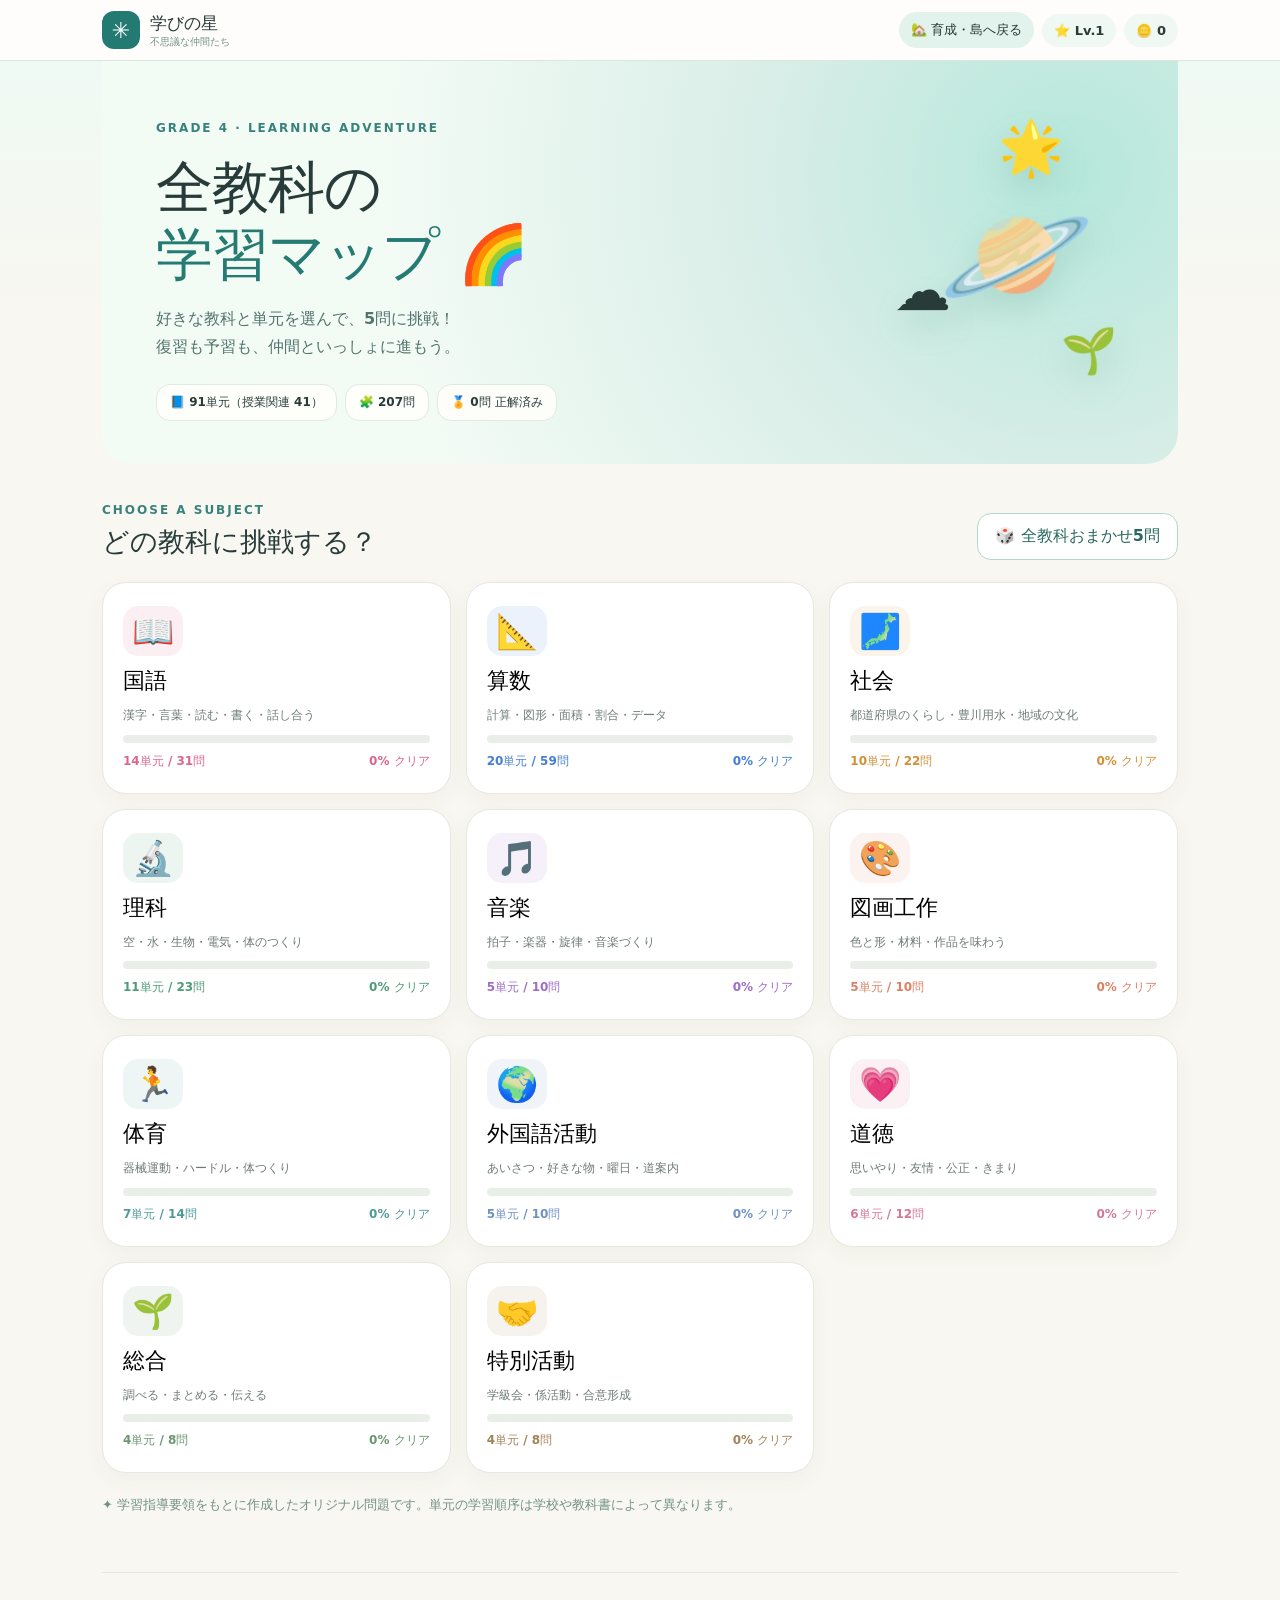
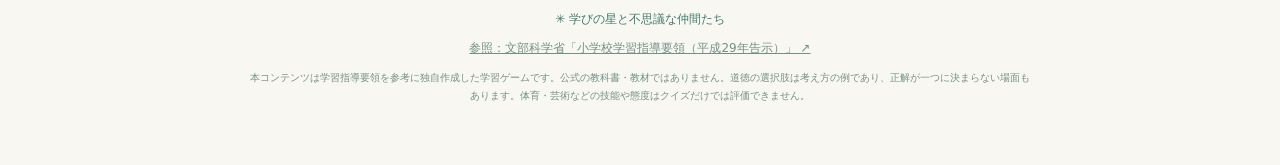
<file: curriculum.html>
<!doctype html>
<html lang="ja">
<head>
<meta charset="UTF-8">
<meta name="viewport" content="width=device-width,initial-scale=1,viewport-fit=cover">
<meta name="theme-color" content="#176d68">
<meta name="description" content="小学4年生の各教科を学んで、オリジナルの仲間たちと成長する学習ゲーム。">
<title>全教科の学習マップ | 学びの星</title>
<link rel="stylesheet" href="/curriculum.css">
</head>
<body>
<a class="skip" href="#content">学習内容へ</a>
<header class="topbar"><div class="topinner">
 <a class="brand" href="/"><span class="brandmark">✳</span><span>学びの星<small>不思議な仲間たち</small></span></a>
 <nav aria-label="学習ナビ"><a class="return" href="/">🏡 育成・島へ戻る</a><span class="level" id="level">⭐ Lv.1</span><span class="coin" id="coins">🪙 0</span></nav>
</div></header>
<main id="content">
 <section class="intro">
  <div><span class="eyebrow">GRADE 4 · LEARNING ADVENTURE</span><h1>全教科の<br><em>学習マップ</em> 🌈</h1>
   <p>好きな教科と単元を選んで、5問に挑戦！<br>復習も予習も、仲間といっしょに進もう。</p>
   <div class="stats"><span id="unitCount">📘 単元を読み込み中</span><span id="questionCount">🧩 問題を読み込み中</span><span id="clearCount">🏅 正解した問題を確認中</span></div>
  </div>
  <div class="sky" aria-hidden="true"><span>🌟</span><span>🪐</span><span>☁️</span><span>🌱</span></div>
 </section>
 <div class="alert" id="alert" role="status" hidden></div>
 <section id="catalog" class="view">
  <div class="sectiontitle"><div><span class="eyebrow">CHOOSE A SUBJECT</span><h2>どの教科に挑戦する？</h2></div><button id="mixButton" class="outline">🎲 全教科おまかせ5問</button></div>
  <div class="subject-grid" id="subjectGrid"></div>
  <p class="note">✦ 学習指導要領をもとに作成したオリジナル問題です。単元の学習順序は学校や教科書によって異なります。</p>
 </section>
 <section id="unitsView" class="view" hidden>
  <div class="crumb"><button id="backSubjects">← 教科を選び直す</button></div>
  <div id="subjectHeading" class="subject-heading"></div>
  <div class="toolstrip"><span>🌟 ★はこれまでの授業に関連。選んだ単元と同じ教科のおさらいから5問出題</span><button class="outline" id="randomSubject">🎲 この教科から5問</button></div>
  <div class="unit-grid" id="unitGrid"></div>
 </section>
 <section id="quizView" class="view quiz-view" hidden>
  <div class="crumb"><button id="backUnits">← 単元を選び直す</button></div>
  <div class="quiz-head"><div><span class="eyebrow" id="qSubject">学習中</span><h2 id="qUnit">5問チャレンジ</h2></div><strong id="qCounter">1 / 5 問</strong></div>
  <div class="progress" aria-label="クイズの進み具合"><span id="progressBar"></span></div>
  <article class="question-card">
   <span class="qtag" id="qTag">QUESTION</span>
   <h3 id="qPrompt"></h3>
   <div id="answers" class="answers"></div>
   <div id="feedback" class="feedback" role="status" hidden>
     <h3 id="feedbackTitle"></h3><p id="feedbackText"></p><button id="nextButton" class="primary">次の問題 →</button>
   </div>
  </article>
  <p class="gentle">🌱 間違いも大切な学び。解説を読んで、もう一度挑戦しよう！</p>
 </section>
 <section id="resultView" class="view quiz-view" hidden>
  <article class="result-card">
   <div class="confetti">✦ 🌈 ✦</div><h2>ミッション クリア！</h2>
   <p id="resultSentence"></p>
   <div class="reward-grid"><div><strong id="earnedXP">+0</strong><span>⭐ 経験値</span></div><div><strong id="earnedCoin">+0</strong><span>🪙 コイン</span></div><div><strong id="earnedHeart">+0</strong><span>💗 なかよし</span></div></div>
   <div class="result-buttons"><button class="primary" id="againButton">もう5問！</button><button class="outline" id="otherButton">ほかの教科へ</button><a href="/" class="outline">仲間に会う 🐾</a></div>
   <p class="gentle">※ 育成データは、同じブラウザの学びの星と共通です。</p>
  </article>
 </section>
 <footer><p>✳ 学びの星と不思議な仲間たち</p><a href="https://www.mext.go.jp/a_menu/shotou/new-cs/1384661.htm" target="_blank" rel="noopener noreferrer">参照：文部科学省「小学校学習指導要領（平成29年告示）」 ↗</a>
 <small>本コンテンツは学習指導要領を参考に独自作成した学習ゲームです。公式の教科書・教材ではありません。道徳の選択肢は考え方の例であり、正解が一つに決まらない場面もあります。体育・芸術などの技能や態度はクイズだけでは評価できません。</small></footer>
</main>
<script type="module" src="/curriculum-app.js"></script>
</body>
</html>
</file>
<file: curriculum.css>
:root{font-family:system-ui,-apple-system,"Hiragino Kaku Gothic ProN","Yu Gothic",sans-serif;color:#273b39;background:#f8f7f1;font-synthesis:none}*{box-sizing:border-box}body{margin:0;min-height:100vh;background:linear-gradient(180deg,#edfaf4 0,#f8f7f1 310px)}a{color:inherit;text-decoration:none}button{font:inherit;cursor:pointer;touch-action:manipulation}button:disabled{cursor:default;opacity:.7}.skip{position:absolute;left:-10000px}.skip:focus{left:5px;top:5px;background:white;z-index:99;padding:8px}.topbar{background:#fffdfb;border-bottom:1px solid #d7e8df;position:sticky;top:0;z-index:10}.topinner{max-width:1120px;padding:11px 22px;margin:auto;display:flex;align-items:center;justify-content:space-between;gap:12px}.brand{display:flex;align-items:center;gap:10px;font-size:17px;font-weight:900}.brandmark{background:#227a73;color:white;display:grid;place-items:center;width:38px;height:38px;border-radius:12px;font-size:22px}.brand small{display:block;font-size:10px;font-weight:600;color:#71918c}.topinner nav{display:flex;align-items:center;gap:8px}.return,.level,.coin{font-size:13px;padding:9px 12px;border-radius:100px;background:#f0f8f3;font-weight:800}.return{background:#e2f2ec}main{max-width:1120px;margin:auto;padding:0 22px}.intro{border-radius:0 0 32px 32px;background:radial-gradient(circle at 90% 28%,#b5e7db 0,#daeee8 32%,#f3fbf5 68%);padding:56px 54px 43px;display:flex;justify-content:space-between;min-height:350px;overflow:hidden}.eyebrow{letter-spacing:2px;color:#39827c;font-size:12px;font-weight:900}.intro h1{font-size:clamp(35px,5vw,57px);line-height:1.18;letter-spacing:-1px;margin:18px 0 15px}.intro h1 em{color:#257b72;font-style:normal}.intro p{line-height:1.8;color:#53746e;font-size:16px;font-weight:600}.stats{display:flex;flex-wrap:wrap;gap:8px;margin-top:22px}.stats span{background:#fffefbe6;border:1px solid #ddebe2;padding:9px 13px;border-radius:14px;font-size:12px;font-weight:850}.sky{position:relative;flex:0 0 250px}.sky span{position:absolute;font-size:67px;filter:drop-shadow(0 15px 15px #528e7830)}.sky span:nth-child(1){top:0;right:60px;font-size:53px}.sky span:nth-child(2){top:65px;right:30px;font-size:124px}.sky span:nth-child(3){top:140px;right:173px;font-size:57px}.sky span:nth-child(4){top:207px;right:7px;font-size:45px}.sectiontitle{display:flex;align-items:end;justify-content:space-between;gap:16px;margin:35px 0 22px}.sectiontitle h2{font-size:27px;margin:6px 0 0}.outline,.primary{border:1px solid #b4d9cb;background:white;color:#28685f;border-radius:14px;padding:12px 17px;font-weight:850;text-align:center}.primary{background:#207d70;color:#fff;border:1px solid #207d70;box-shadow:0 6px 12px #1b847524}.outline:focus-visible,.primary:focus-visible,.subject-card:focus-visible,.unit-card:focus-visible{outline:4px solid #ffa951}.outline:hover{background:#eaf7ef}.primary:hover{background:#15675d}.subject-grid{display:grid;grid-template-columns:repeat(3,minmax(0,1fr));gap:15px}.subject-card{text-align:left;background:#fff;border:1px solid #e5e9df;border-radius:24px;padding:23px 20px;box-shadow:0 7px 22px #405f4a0b;min-height:190px;display:flex;flex-direction:column;align-items:flex-start;gap:10px}.subject-card:hover{transform:translateY(-3px);box-shadow:0 12px 26px #405f4a1b}.subject-card .subject-icon{font-size:34px;background:var(--soft);padding:5px 9px;border-radius:15px}.subject-card strong{font-size:22px}.subject-card small{font-size:12px;color:#6e7c76;line-height:1.55}.subject-card .statsline{margin-top:auto;width:100%;display:flex;justify-content:space-between;font-size:12px;font-weight:900;color:var(--accent)}.meter{width:100%;height:8px;background:#e9eee9;border-radius:8px;overflow:hidden}.meter>span{display:block;background:var(--accent,#319782);height:100%;border-radius:8px;transition:width .25s}.note{color:#72908a;font-size:13px;line-height:1.8;margin:20px 0 36px}.view[hidden],.alert[hidden],.feedback[hidden]{display:none!important}.crumb{margin:31px 0 10px}.crumb button{border:0;background:transparent;color:#227b73;font-weight:850;padding:10px 0}.subject-heading{border-radius:24px;background:linear-gradient(105deg,var(--soft),#fff);padding:26px 30px;display:flex;gap:18px;align-items:center}.subject-heading .subject-icon{font-size:48px}.subject-heading h2{font-size:29px;margin:0 0 4px}.subject-heading p{font-size:13px;margin:0;color:#65807c}.toolstrip{display:flex;align-items:center;justify-content:space-between;gap:12px;margin:25px 0 14px;color:#627e76;font-size:13px}.unit-grid{display:grid;grid-template-columns:repeat(2,minmax(0,1fr));gap:13px}.unit-card{background:white;border:1px solid #e4e9e2;border-radius:19px;padding:22px;display:flex;flex-direction:column;gap:11px;text-align:left}.unit-card:hover{border-color:#56af9c}.unit-card strong{font-size:18px}.unit-card .small{color:#758883;font-size:12px}.unit-card .unitbottom{display:flex;align-items:center;justify-content:space-between;gap:10px;color:#247f70;font-size:12px;font-weight:850}.unit-card .badge{background:#fff0bf;border-radius:9px;padding:4px 7px;font-size:11px;color:#8f6a23}.quiz-view{max-width:760px;margin:auto}.quiz-head{display:flex;justify-content:space-between;align-items:center;gap:15px;margin-bottom:13px}.quiz-head h2{font-size:25px;margin:8px 0}.quiz-head strong{background:#deefe8;color:#278074;border-radius:100px;padding:9px 15px;white-space:nowrap}.progress{height:10px;background:#dcebe6;border-radius:12px;overflow:hidden;margin-bottom:17px}.progress span{display:block;width:0;background:linear-gradient(90deg,#63bea5,#2e8979);height:100%;transition:width .2s}.question-card{background:white;border:1px solid #e1eade;border-radius:25px;padding:34px;box-shadow:0 15px 35px #6d877716}.qtag{font-size:12px;font-weight:900;color:#3c9785;letter-spacing:1.7px}.question-card h3{font-size:24px;line-height:1.6;margin:16px 0 25px;white-space:pre-wrap}.answers{display:grid;gap:11px}.answers button{border:1px solid #dce7e3;background:#f9fcfa;color:#253e3b;border-radius:14px;padding:17px 18px;display:flex;align-items:center;gap:12px;text-align:left;font-size:17px;font-weight:750}.answers button:hover:not(:disabled){border-color:#55b09a;background:#f1faf6}.answers b{display:grid;place-items:center;flex:0 0 30px;width:30px;height:30px;background:white;border:1px solid #d9e8de;border-radius:10px;font-size:12px}.answers button.correct{border-color:#55b492;background:#ecf9ee;color:#16694c}.answers button.wrong{border-color:#ed9189;background:#fff0eb;color:#99433e}.feedback{border-radius:15px;padding:18px 20px;background:#f0f9f3;margin-top:18px;border-left:5px solid #5dad84}.feedback h3{font-size:18px;margin:0 0 9px}.feedback p{line-height:1.7;color:#52726a;font-size:14px;margin:0 0 15px}.feedback button{width:100%}.gentle{text-align:center;color:#75918b;font-size:12px;line-height:1.7;margin:20px 0}.result-card{text-align:center;background:#fff;border:1px solid #e2e9e2;border-radius:27px;margin-top:30px;padding:40px 26px}.confetti{font-size:34px}.result-card h2{font-size:31px;margin:13px 0}.result-card>p{color:#71867e}.reward-grid{display:grid;grid-template-columns:repeat(3,1fr);gap:10px;margin:28px 0}.reward-grid div{background:#f1f8ee;border-radius:15px;padding:19px 5px}.reward-grid strong{font-size:27px;color:#278778;display:block}.reward-grid span{font-size:12px;font-weight:850;color:#647a70}.result-buttons{display:flex;flex-wrap:wrap;justify-content:center;gap:9px}footer{border-top:1px solid #deebe4;margin-top:55px;padding:26px 0 48px;text-align:center;color:#739087;font-size:12px}footer p{font-weight:900;color:#427c70}footer a{text-decoration:underline}footer small{display:block;max-width:780px;margin:12px auto;line-height:1.8}.alert{background:#fff4d9;border:1px solid #efcf79;border-radius:13px;color:#6d5c29;margin:17px 0;padding:14px 18px;font-size:14px;line-height:1.6;font-weight:750}@media(max-width:790px){.subject-grid{grid-template-columns:repeat(2,minmax(0,1fr))}.intro{padding:37px 30px;min-height:290px}.sky{flex-basis:160px}.sky span:nth-child(2){font-size:92px}}@media(max-width:540px){.topinner{padding:9px 13px}.brand{font-size:14px}.brandmark{width:32px;height:32px}.return{font-size:11px;padding:8px}.level,.coin{font-size:11px;padding:7px}.topinner nav{gap:4px}main{padding:0 13px}.intro{padding:32px 22px;border-radius:0 0 23px 23px;min-height:310px}.intro h1{font-size:37px}.intro p{font-size:13px}.sky{display:none}.stats span{font-size:11px;padding:7px}.sectiontitle{align-items:flex-start;flex-direction:column}.sectiontitle h2{font-size:24px}.subject-grid{gap:10px}.subject-card{border-radius:17px;padding:17px 12px;min-height:190px}.subject-card .subject-icon{font-size:29px}.subject-card strong{font-size:17px}.subject-card small{font-size:11px}.subject-card .statsline{font-size:10px;flex-direction:column;gap:3px}.toolstrip{flex-direction:column;align-items:flex-start}.unit-grid{grid-template-columns:1fr}.subject-heading{padding:20px 16px;gap:9px}.subject-heading h2{font-size:24px}.question-card{padding:25px 17px}.question-card h3{font-size:21px}.answers button{font-size:15px;padding:14px}.result-card{padding:25px 14px}.reward-grid strong{font-size:23px}.reward-grid span{font-size:10px}.result-buttons>*{flex:1 1 150px}}
</file>
